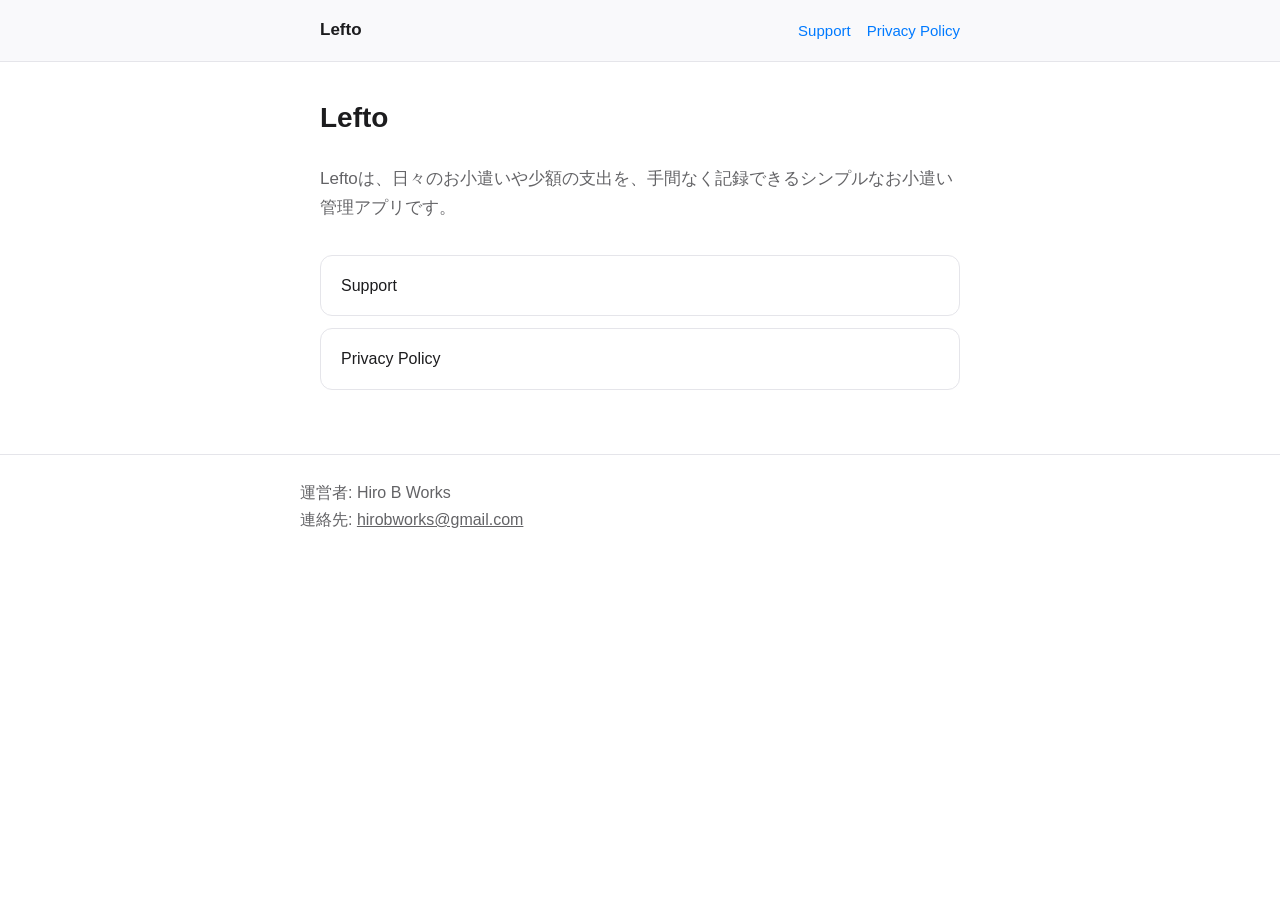
<file: index.html>
<!DOCTYPE html>
<html lang="ja">
<head>
<meta charset="UTF-8">
<meta name="viewport" content="width=device-width, initial-scale=1">
<title>Lefto</title>
<link rel="stylesheet" href="assets/style.css">
</head>
<body>
<header class="site-header">
  <div class="header-inner">
    <a class="site-title" href="./">Lefto</a>
    <nav class="site-nav">
      <a href="support/">Support</a>
      <a href="privacy-policy/">Privacy Policy</a>
    </nav>
  </div>
</header>

<main>
  <h1>Lefto</h1>
  <p class="top-lead">Leftoは、日々のお小遣いや少額の支出を、手間なく記録できるシンプルなお小遣い管理アプリです。</p>

  <div class="top-links">
    <a href="support/">Support</a>
    <a href="privacy-policy/">Privacy Policy</a>
  </div>
</main>

<footer class="site-footer">
  <div class="footer-inner">
    <p>運営者: Hiro B Works<br>
    連絡先: <a href="mailto:hirobworks@gmail.com">hirobworks@gmail.com</a></p>
  </div>
</footer>
</body>
</html>
</file>
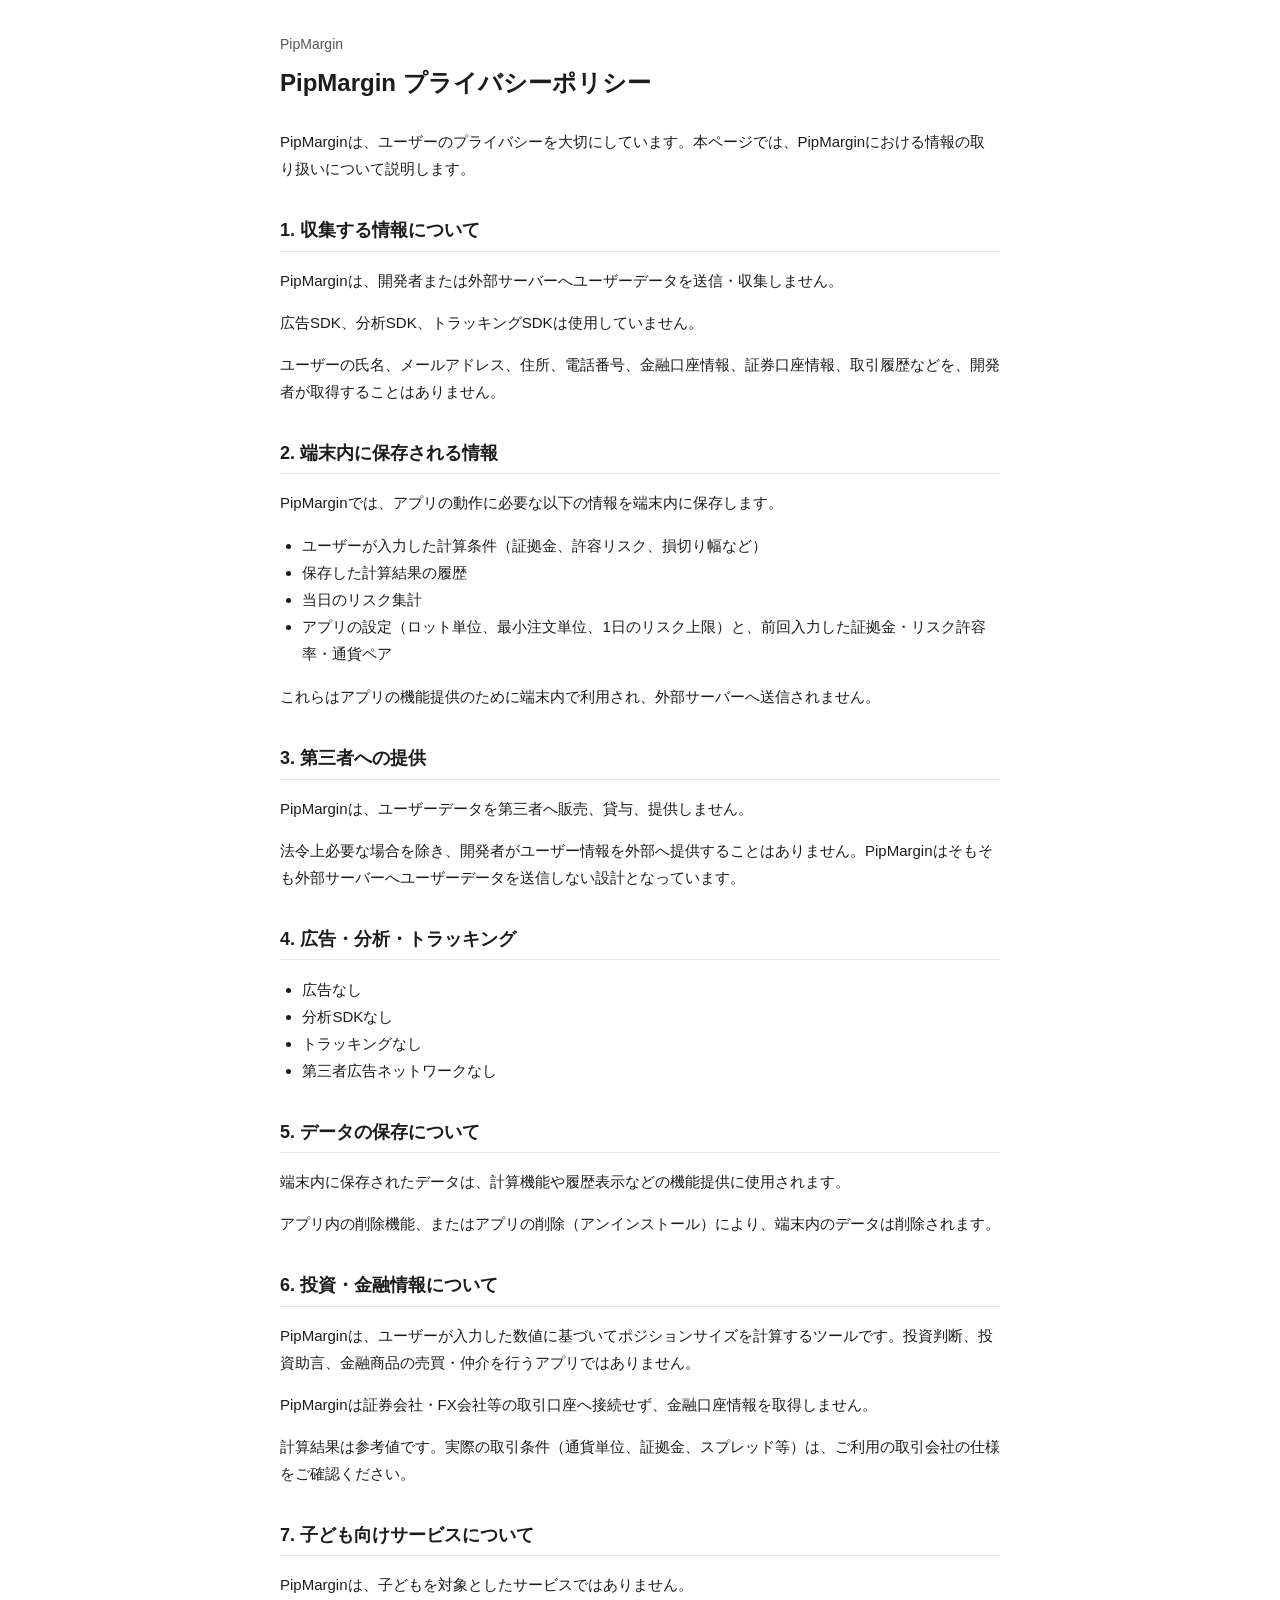
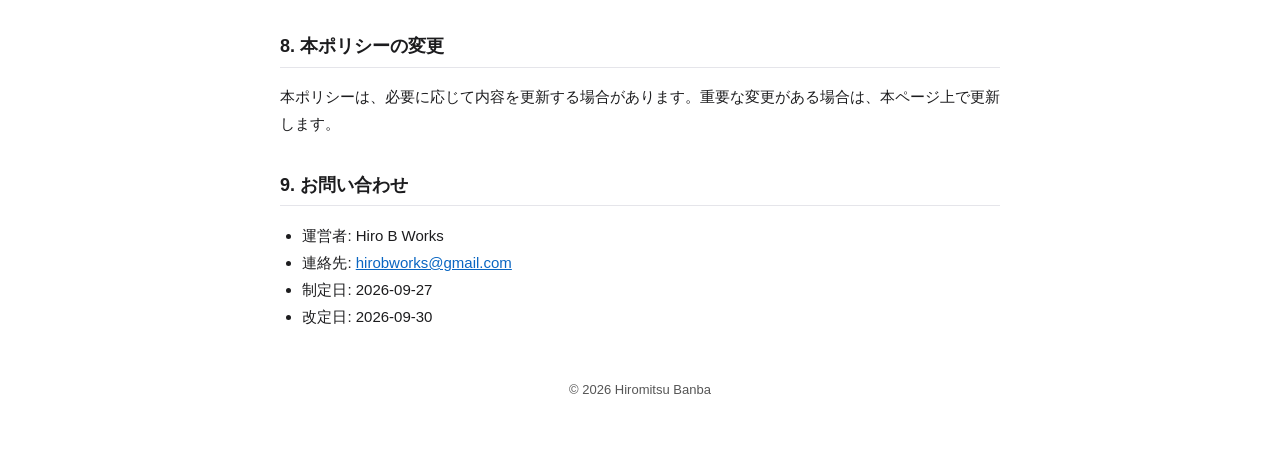
<file: pipmargin-privacy-policy/index.html>
<!DOCTYPE html>
<html lang="ja">
<head>
<meta charset="utf-8">
<meta name="viewport" content="width=device-width, initial-scale=1">
<title>PipMargin プライバシーポリシー</title>
<style>
  :root { --bg:#ffffff; --text:#1c1c1e; --sub:#555; --line:#e5e5ea; --accent:#0a66c2; }
  @media (prefers-color-scheme: dark) {
    :root { --bg:#1c1c1e; --text:#f2f2f7; --sub:#aeaeb2; --line:#3a3a3c; --accent:#4da3ff; }
  }
  body { margin:0; background:var(--bg); color:var(--text);
         font-family:-apple-system, BlinkMacSystemFont, "Hiragino Sans", "Hiragino Kaku Gothic ProN", sans-serif;
         line-height:1.8; }
  main { max-width:720px; margin:0 auto; padding:32px 20px 64px; }
  .app { color:var(--sub); font-size:14px; margin:0; }
  h1 { font-size:24px; margin:4px 0 24px; }
  h2 { font-size:18px; margin:32px 0 8px; padding-bottom:4px; border-bottom:1px solid var(--line); }
  p, li { font-size:15px; }
  ul { padding-left:1.4em; }
  a { color:var(--accent); }
  footer { margin-top:48px; color:var(--sub); font-size:13px; text-align:center; }
</style>
</head>
<body>
<main>
  <p class="app">PipMargin</p>
  <h1>PipMargin プライバシーポリシー</h1>

  <p>PipMarginは、ユーザーのプライバシーを大切にしています。本ページでは、PipMarginにおける情報の取り扱いについて説明します。</p>

  <h2>1. 収集する情報について</h2>
  <p>PipMarginは、開発者または外部サーバーへユーザーデータを送信・収集しません。</p>
  <p>広告SDK、分析SDK、トラッキングSDKは使用していません。</p>
  <p>ユーザーの氏名、メールアドレス、住所、電話番号、金融口座情報、証券口座情報、取引履歴などを、開発者が取得することはありません。</p>

  <h2>2. 端末内に保存される情報</h2>
  <p>PipMarginでは、アプリの動作に必要な以下の情報を端末内に保存します。</p>
  <ul>
    <li>ユーザーが入力した計算条件（証拠金、許容リスク、損切り幅など）</li>
    <li>保存した計算結果の履歴</li>
    <li>当日のリスク集計</li>
    <li>アプリの設定（ロット単位、最小注文単位、1日のリスク上限）と、前回入力した証拠金・リスク許容率・通貨ペア</li>
  </ul>
  <p>これらはアプリの機能提供のために端末内で利用され、外部サーバーへ送信されません。</p>

  <h2>3. 第三者への提供</h2>
  <p>PipMarginは、ユーザーデータを第三者へ販売、貸与、提供しません。</p>
  <p>法令上必要な場合を除き、開発者がユーザー情報を外部へ提供することはありません。PipMarginはそもそも外部サーバーへユーザーデータを送信しない設計となっています。</p>

  <h2>4. 広告・分析・トラッキング</h2>
  <ul>
    <li>広告なし</li>
    <li>分析SDKなし</li>
    <li>トラッキングなし</li>
    <li>第三者広告ネットワークなし</li>
  </ul>

  <h2>5. データの保存について</h2>
  <p>端末内に保存されたデータは、計算機能や履歴表示などの機能提供に使用されます。</p>
  <p>アプリ内の削除機能、またはアプリの削除（アンインストール）により、端末内のデータは削除されます。</p>

  <h2>6. 投資・金融情報について</h2>
  <p>PipMarginは、ユーザーが入力した数値に基づいてポジションサイズを計算するツールです。投資判断、投資助言、金融商品の売買・仲介を行うアプリではありません。</p>
  <p>PipMarginは証券会社・FX会社等の取引口座へ接続せず、金融口座情報を取得しません。</p>
  <p>計算結果は参考値です。実際の取引条件（通貨単位、証拠金、スプレッド等）は、ご利用の取引会社の仕様をご確認ください。</p>

  <h2>7. 子ども向けサービスについて</h2>
  <p>PipMarginは、子どもを対象としたサービスではありません。</p>

  <h2>8. 本ポリシーの変更</h2>
  <p>本ポリシーは、必要に応じて内容を更新する場合があります。重要な変更がある場合は、本ページ上で更新します。</p>

  <h2>9. お問い合わせ</h2>
  <ul>
    <li>運営者: Hiro B Works</li>
    <li>連絡先: <a href="mailto:hirobworks@gmail.com">hirobworks@gmail.com</a></li>
    <li>制定日: 2026-09-27</li>
    <li>改定日: 2026-09-30</li>
  </ul>

  <footer>© 2026 Hiromitsu Banba</footer>
</main>
</body>
</html>
</file>
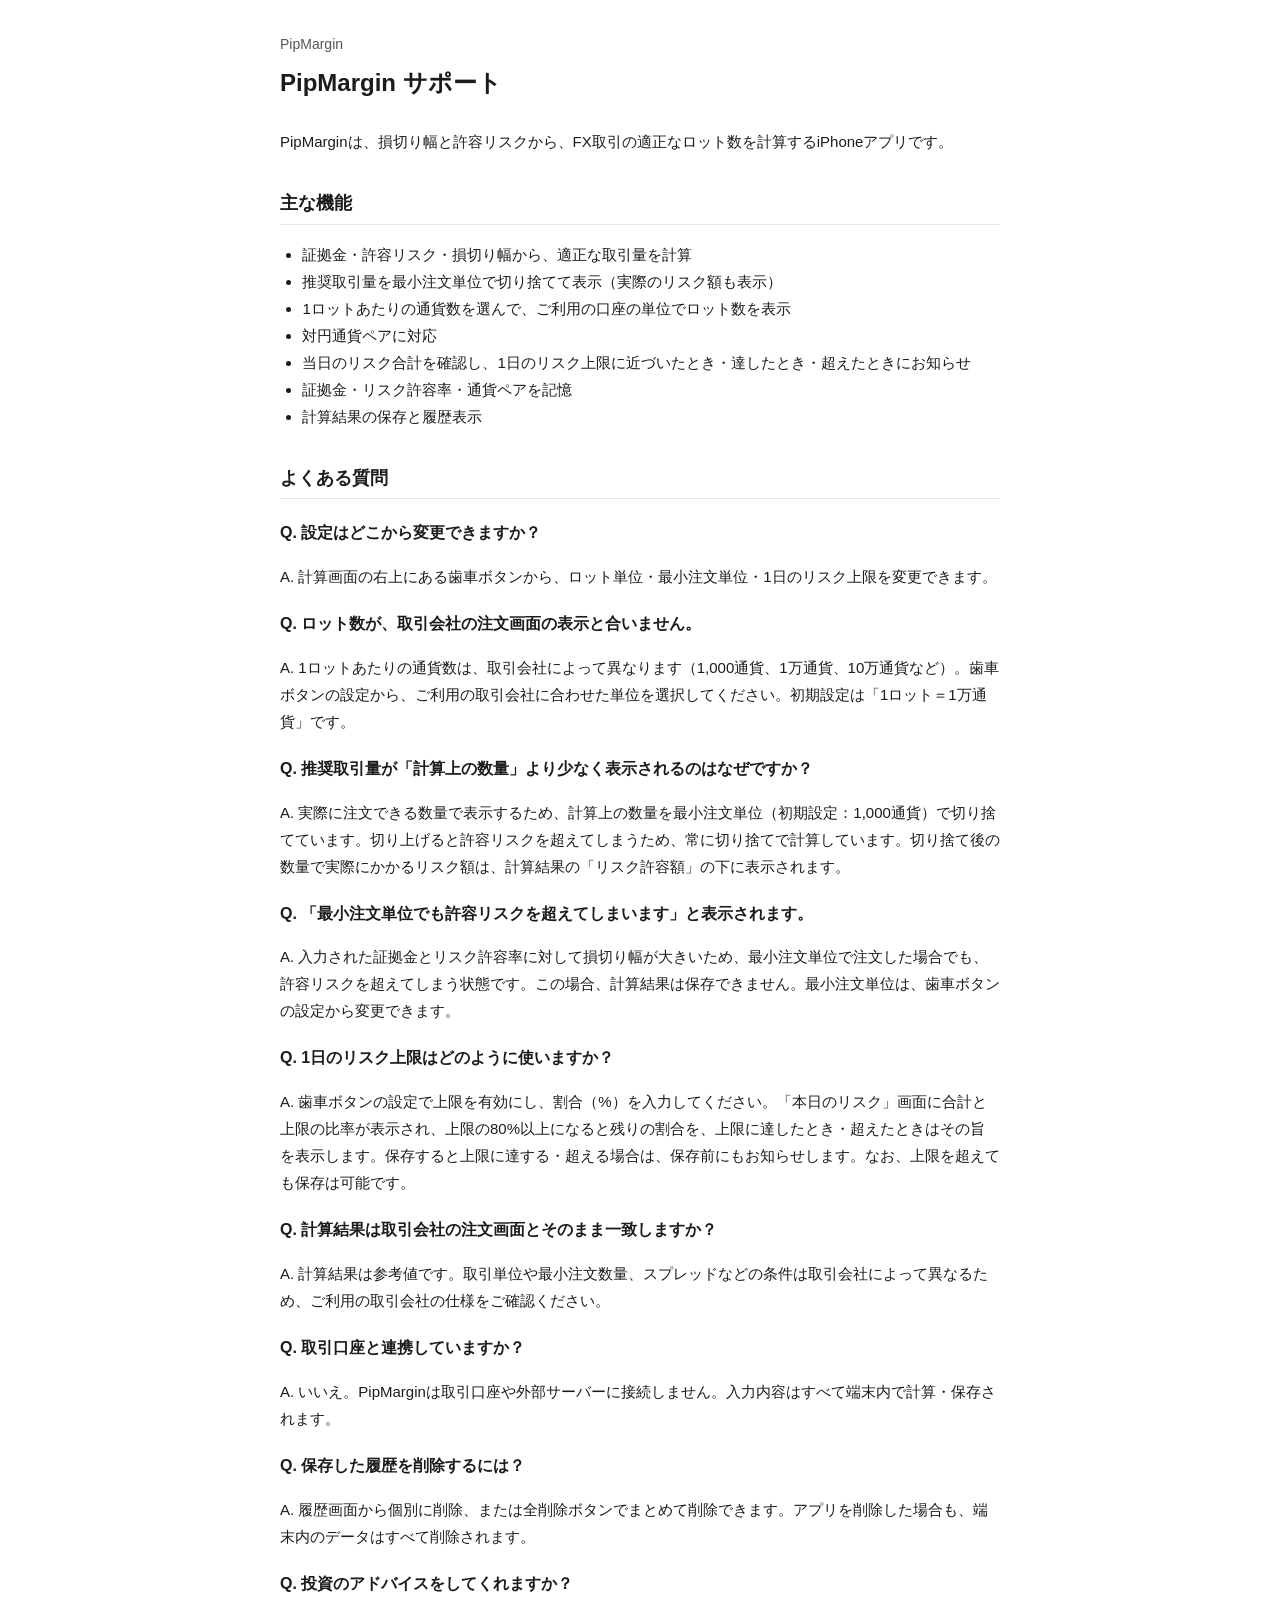
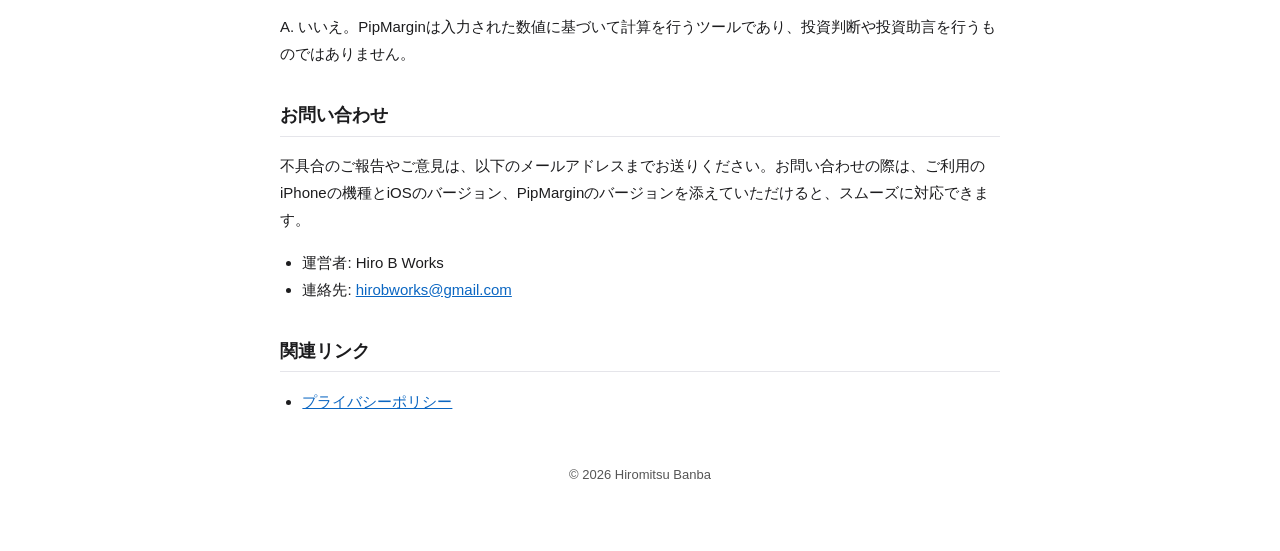
<file: pipmargin-support/index.html>
<!DOCTYPE html>
<html lang="ja">
<head>
<meta charset="utf-8">
<meta name="viewport" content="width=device-width, initial-scale=1">
<title>PipMargin サポート</title>
<style>
  :root { --bg:#ffffff; --text:#1c1c1e; --sub:#555; --line:#e5e5ea; --accent:#0a66c2; }
  @media (prefers-color-scheme: dark) {
    :root { --bg:#1c1c1e; --text:#f2f2f7; --sub:#aeaeb2; --line:#3a3a3c; --accent:#4da3ff; }
  }
  body { margin:0; background:var(--bg); color:var(--text);
         font-family:-apple-system, BlinkMacSystemFont, "Hiragino Sans", "Hiragino Kaku Gothic ProN", sans-serif;
         line-height:1.8; }
  main { max-width:720px; margin:0 auto; padding:32px 20px 64px; }
  .app { color:var(--sub); font-size:14px; margin:0; }
  h1 { font-size:24px; margin:4px 0 24px; }
  h2 { font-size:18px; margin:32px 0 8px; padding-bottom:4px; border-bottom:1px solid var(--line); }
  h3 { font-size:16px; margin:20px 0 4px; }
  p, li { font-size:15px; }
  ul { padding-left:1.4em; }
  a { color:var(--accent); }
  footer { margin-top:48px; color:var(--sub); font-size:13px; text-align:center; }
</style>
</head>
<body>
<main>
  <p class="app">PipMargin</p>
  <h1>PipMargin サポート</h1>

  <p>PipMarginは、損切り幅と許容リスクから、FX取引の適正なロット数を計算するiPhoneアプリです。</p>

  <h2>主な機能</h2>
  <ul>
    <li>証拠金・許容リスク・損切り幅から、適正な取引量を計算</li>
    <li>推奨取引量を最小注文単位で切り捨てて表示（実際のリスク額も表示）</li>
    <li>1ロットあたりの通貨数を選んで、ご利用の口座の単位でロット数を表示</li>
    <li>対円通貨ペアに対応</li>
    <li>当日のリスク合計を確認し、1日のリスク上限に近づいたとき・達したとき・超えたときにお知らせ</li>
    <li>証拠金・リスク許容率・通貨ペアを記憶</li>
    <li>計算結果の保存と履歴表示</li>
  </ul>

  <h2>よくある質問</h2>

  <h3>Q. 設定はどこから変更できますか？</h3>
  <p>A. 計算画面の右上にある歯車ボタンから、ロット単位・最小注文単位・1日のリスク上限を変更できます。</p>

  <h3>Q. ロット数が、取引会社の注文画面の表示と合いません。</h3>
  <p>A. 1ロットあたりの通貨数は、取引会社によって異なります（1,000通貨、1万通貨、10万通貨など）。歯車ボタンの設定から、ご利用の取引会社に合わせた単位を選択してください。初期設定は「1ロット＝1万通貨」です。</p>

  <h3>Q. 推奨取引量が「計算上の数量」より少なく表示されるのはなぜですか？</h3>
  <p>A. 実際に注文できる数量で表示するため、計算上の数量を最小注文単位（初期設定：1,000通貨）で切り捨てています。切り上げると許容リスクを超えてしまうため、常に切り捨てで計算しています。切り捨て後の数量で実際にかかるリスク額は、計算結果の「リスク許容額」の下に表示されます。</p>

  <h3>Q. 「最小注文単位でも許容リスクを超えてしまいます」と表示されます。</h3>
  <p>A. 入力された証拠金とリスク許容率に対して損切り幅が大きいため、最小注文単位で注文した場合でも、許容リスクを超えてしまう状態です。この場合、計算結果は保存できません。最小注文単位は、歯車ボタンの設定から変更できます。</p>

  <h3>Q. 1日のリスク上限はどのように使いますか？</h3>
  <p>A. 歯車ボタンの設定で上限を有効にし、割合（%）を入力してください。「本日のリスク」画面に合計と上限の比率が表示され、上限の80%以上になると残りの割合を、上限に達したとき・超えたときはその旨を表示します。保存すると上限に達する・超える場合は、保存前にもお知らせします。なお、上限を超えても保存は可能です。</p>

  <h3>Q. 計算結果は取引会社の注文画面とそのまま一致しますか？</h3>
  <p>A. 計算結果は参考値です。取引単位や最小注文数量、スプレッドなどの条件は取引会社によって異なるため、ご利用の取引会社の仕様をご確認ください。</p>

  <h3>Q. 取引口座と連携していますか？</h3>
  <p>A. いいえ。PipMarginは取引口座や外部サーバーに接続しません。入力内容はすべて端末内で計算・保存されます。</p>

  <h3>Q. 保存した履歴を削除するには？</h3>
  <p>A. 履歴画面から個別に削除、または全削除ボタンでまとめて削除できます。アプリを削除した場合も、端末内のデータはすべて削除されます。</p>

  <h3>Q. 投資のアドバイスをしてくれますか？</h3>
  <p>A. いいえ。PipMarginは入力された数値に基づいて計算を行うツールであり、投資判断や投資助言を行うものではありません。</p>

  <h2>お問い合わせ</h2>
  <p>不具合のご報告やご意見は、以下のメールアドレスまでお送りください。お問い合わせの際は、ご利用のiPhoneの機種とiOSのバージョン、PipMarginのバージョンを添えていただけると、スムーズに対応できます。</p>
  <ul>
    <li>運営者: Hiro B Works</li>
    <li>連絡先: <a href="mailto:hirobworks@gmail.com">hirobworks@gmail.com</a></li>
  </ul>

  <h2>関連リンク</h2>
  <ul>
    <li><a href="../pipmargin-privacy-policy/">プライバシーポリシー</a></li>
  </ul>

  <footer>© 2026 Hiromitsu Banba</footer>
</main>
</body>
</html>
</file>
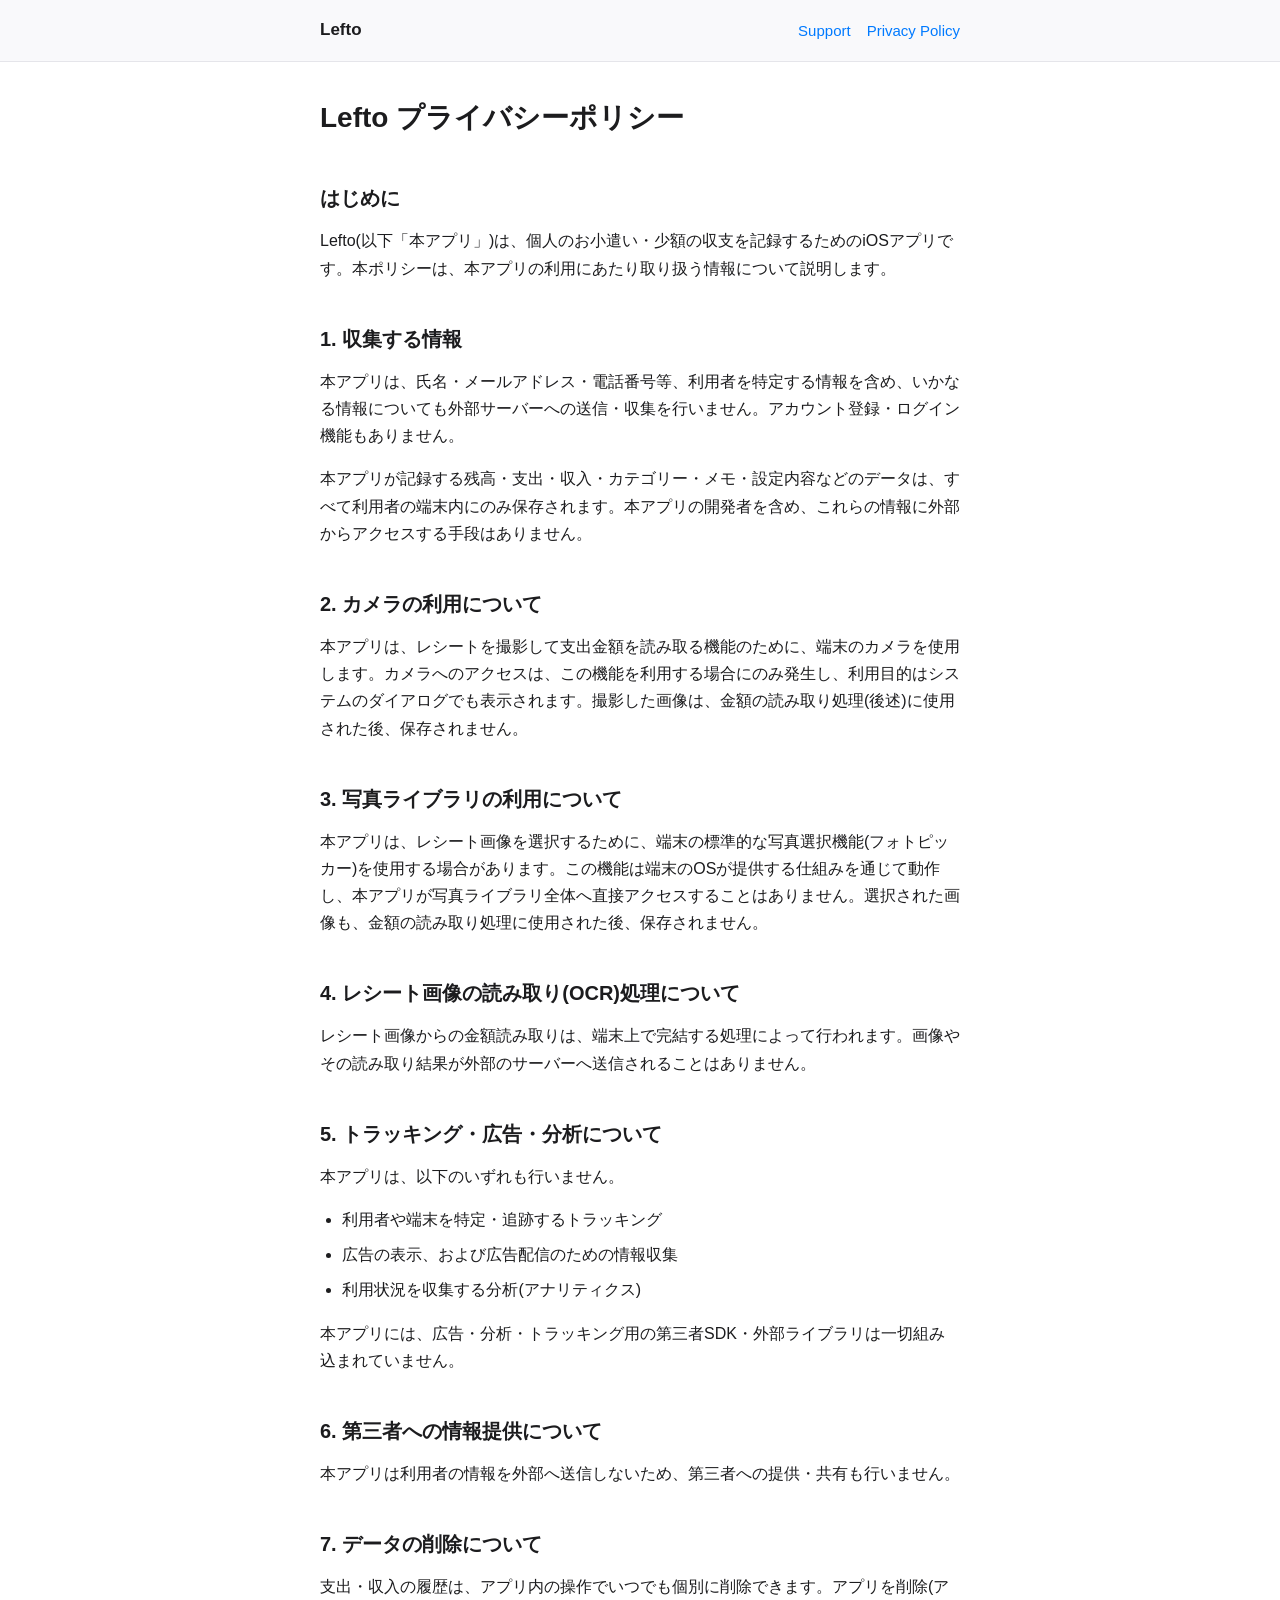
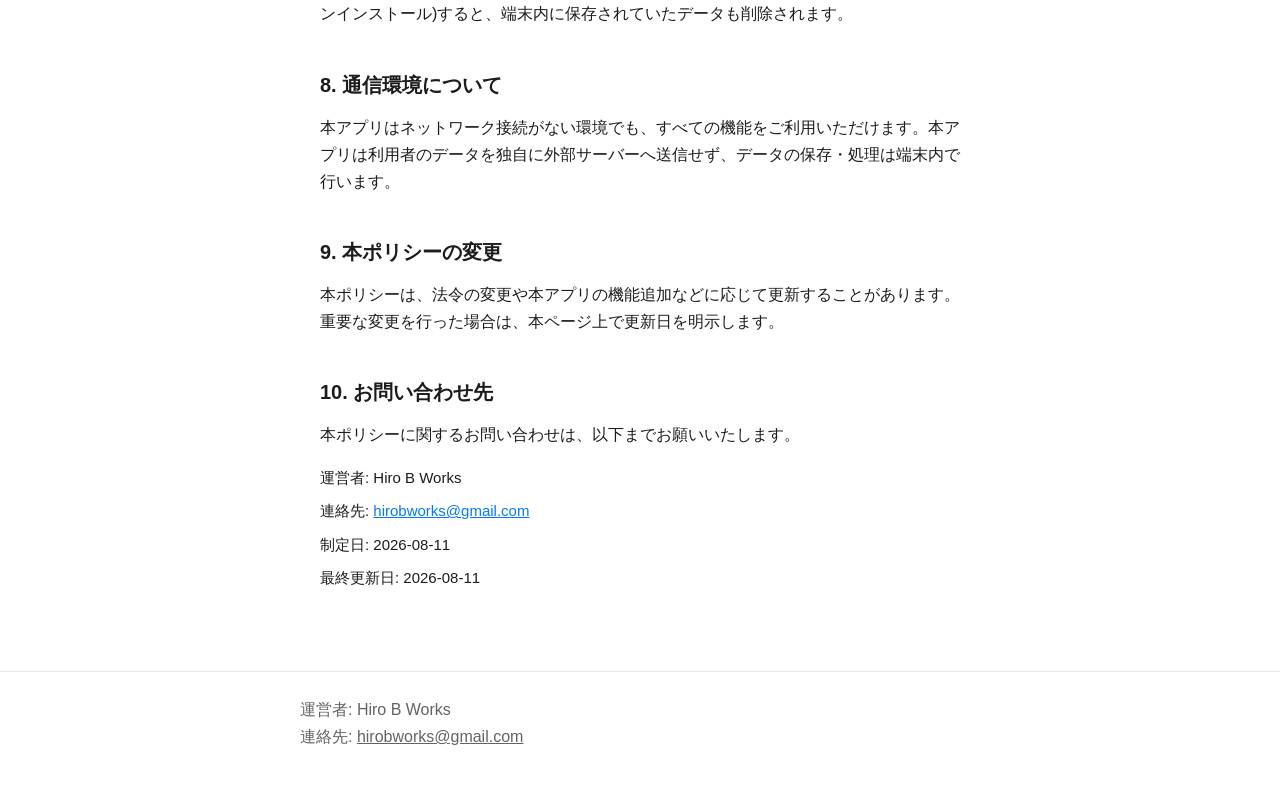
<file: privacy-policy/index.html>
<!DOCTYPE html>
<html lang="ja">
<head>
<meta charset="UTF-8">
<meta name="viewport" content="width=device-width, initial-scale=1">
<title>Privacy Policy - Lefto</title>
<link rel="stylesheet" href="../assets/style.css">
</head>
<body>
<header class="site-header">
  <div class="header-inner">
    <a class="site-title" href="../">Lefto</a>
    <nav class="site-nav">
      <a href="../support/">Support</a>
      <a href="../privacy-policy/">Privacy Policy</a>
    </nav>
  </div>
</header>

<main>
  <h1>Lefto プライバシーポリシー</h1>

  <h2>はじめに</h2>
  <p>Lefto(以下「本アプリ」)は、個人のお小遣い・少額の収支を記録するためのiOSアプリです。本ポリシーは、本アプリの利用にあたり取り扱う情報について説明します。</p>

  <h2>1. 収集する情報</h2>
  <p>本アプリは、氏名・メールアドレス・電話番号等、利用者を特定する情報を含め、いかなる情報についても外部サーバーへの送信・収集を行いません。アカウント登録・ログイン機能もありません。</p>
  <p>本アプリが記録する残高・支出・収入・カテゴリー・メモ・設定内容などのデータは、すべて利用者の端末内にのみ保存されます。本アプリの開発者を含め、これらの情報に外部からアクセスする手段はありません。</p>

  <h2>2. カメラの利用について</h2>
  <p>本アプリは、レシートを撮影して支出金額を読み取る機能のために、端末のカメラを使用します。カメラへのアクセスは、この機能を利用する場合にのみ発生し、利用目的はシステムのダイアログでも表示されます。撮影した画像は、金額の読み取り処理(後述)に使用された後、保存されません。</p>

  <h2>3. 写真ライブラリの利用について</h2>
  <p>本アプリは、レシート画像を選択するために、端末の標準的な写真選択機能(フォトピッカー)を使用する場合があります。この機能は端末のOSが提供する仕組みを通じて動作し、本アプリが写真ライブラリ全体へ直接アクセスすることはありません。選択された画像も、金額の読み取り処理に使用された後、保存されません。</p>

  <h2>4. レシート画像の読み取り(OCR)処理について</h2>
  <p>レシート画像からの金額読み取りは、端末上で完結する処理によって行われます。画像やその読み取り結果が外部のサーバーへ送信されることはありません。</p>

  <h2>5. トラッキング・広告・分析について</h2>
  <p>本アプリは、以下のいずれも行いません。</p>
  <ul>
    <li>利用者や端末を特定・追跡するトラッキング</li>
    <li>広告の表示、および広告配信のための情報収集</li>
    <li>利用状況を収集する分析(アナリティクス)</li>
  </ul>
  <p>本アプリには、広告・分析・トラッキング用の第三者SDK・外部ライブラリは一切組み込まれていません。</p>

  <h2>6. 第三者への情報提供について</h2>
  <p>本アプリは利用者の情報を外部へ送信しないため、第三者への提供・共有も行いません。</p>

  <h2>7. データの削除について</h2>
  <p>支出・収入の履歴は、アプリ内の操作でいつでも個別に削除できます。アプリを削除(アンインストール)すると、端末内に保存されていたデータも削除されます。</p>

  <h2>8. 通信環境について</h2>
  <p>本アプリはネットワーク接続がない環境でも、すべての機能をご利用いただけます。本アプリは利用者のデータを独自に外部サーバーへ送信せず、データの保存・処理は端末内で行います。</p>

  <h2>9. 本ポリシーの変更</h2>
  <p>本ポリシーは、法令の変更や本アプリの機能追加などに応じて更新することがあります。重要な変更を行った場合は、本ページ上で更新日を明示します。</p>

  <h2>10. お問い合わせ先</h2>
  <p>本ポリシーに関するお問い合わせは、以下までお願いいたします。</p>
  <ul class="meta-list">
    <li>運営者: Hiro B Works</li>
    <li>連絡先: <a href="mailto:hirobworks@gmail.com">hirobworks@gmail.com</a></li>
    <li>制定日: 2026-08-11</li>
    <li>最終更新日: 2026-08-11</li>
  </ul>
</main>

<footer class="site-footer">
  <div class="footer-inner">
    <p>運営者: Hiro B Works<br>
    連絡先: <a href="mailto:hirobworks@gmail.com">hirobworks@gmail.com</a></p>
  </div>
</footer>
</body>
</html>
</file>
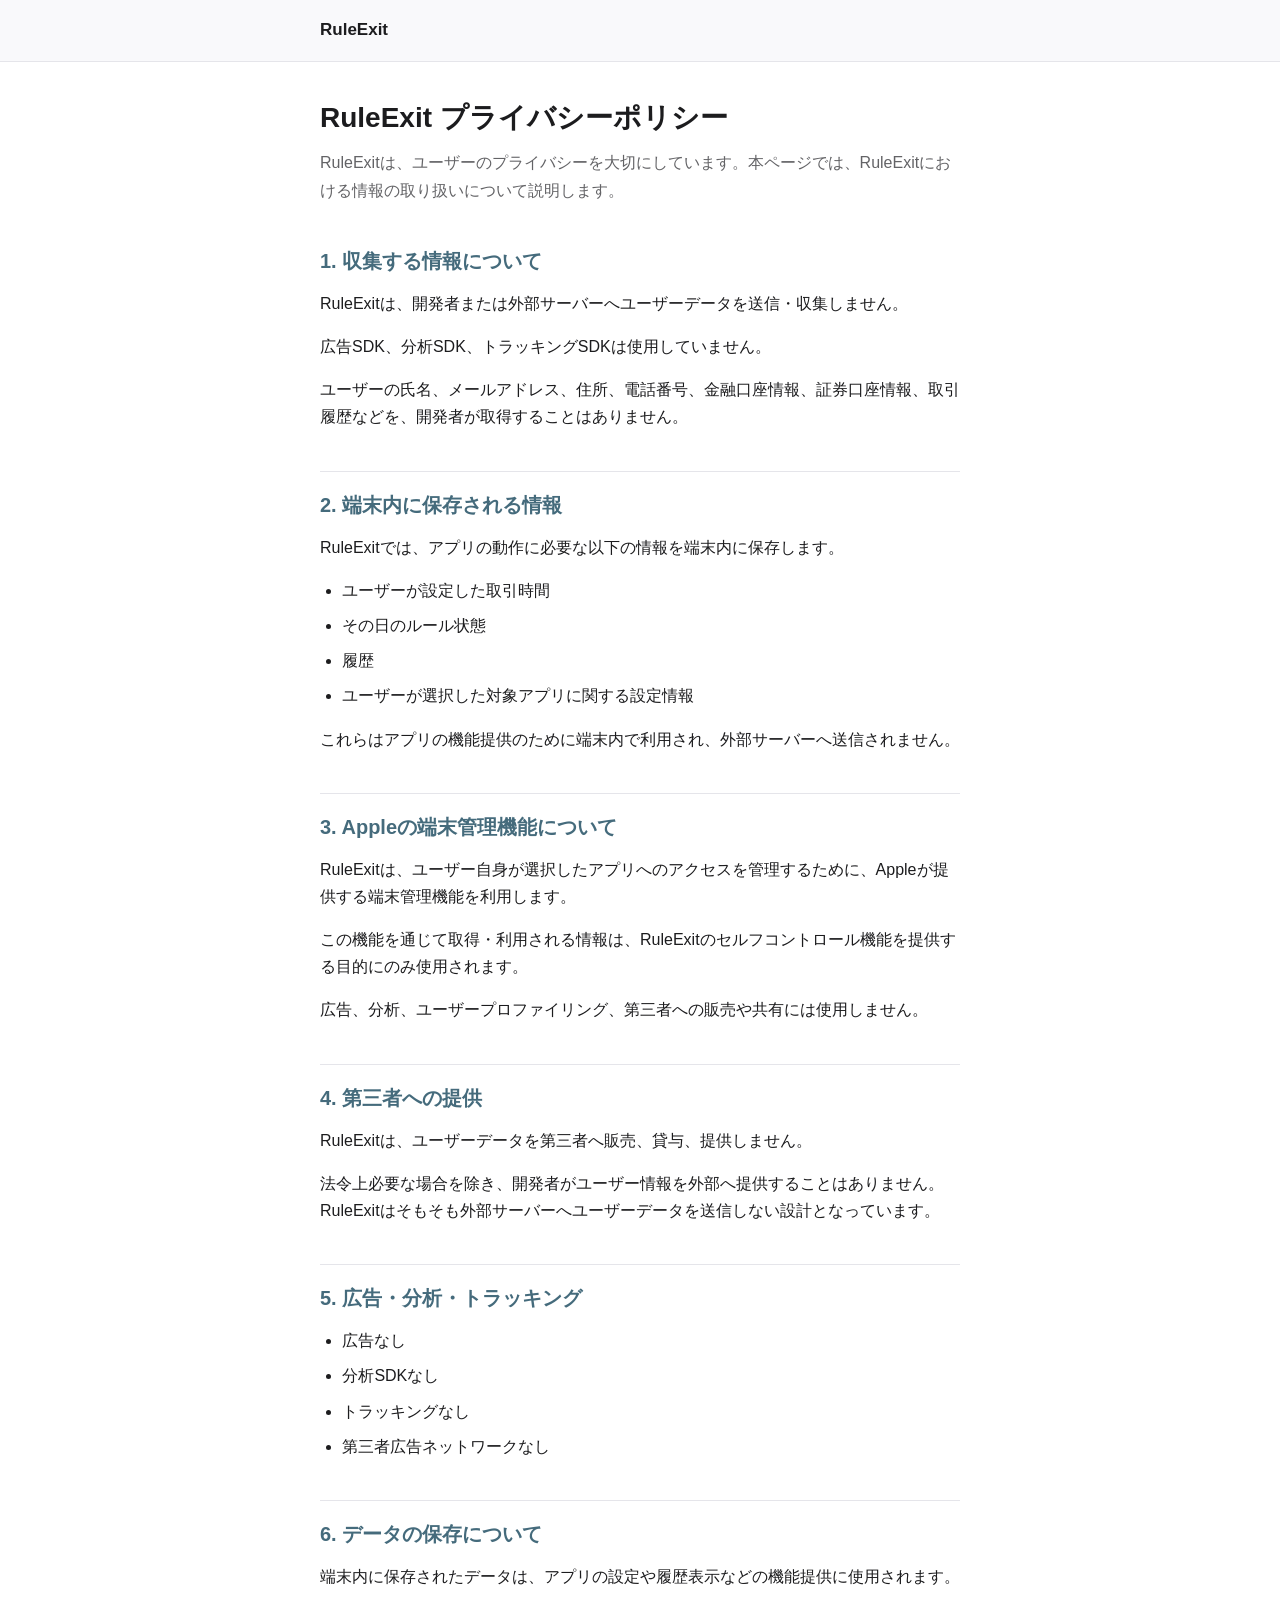
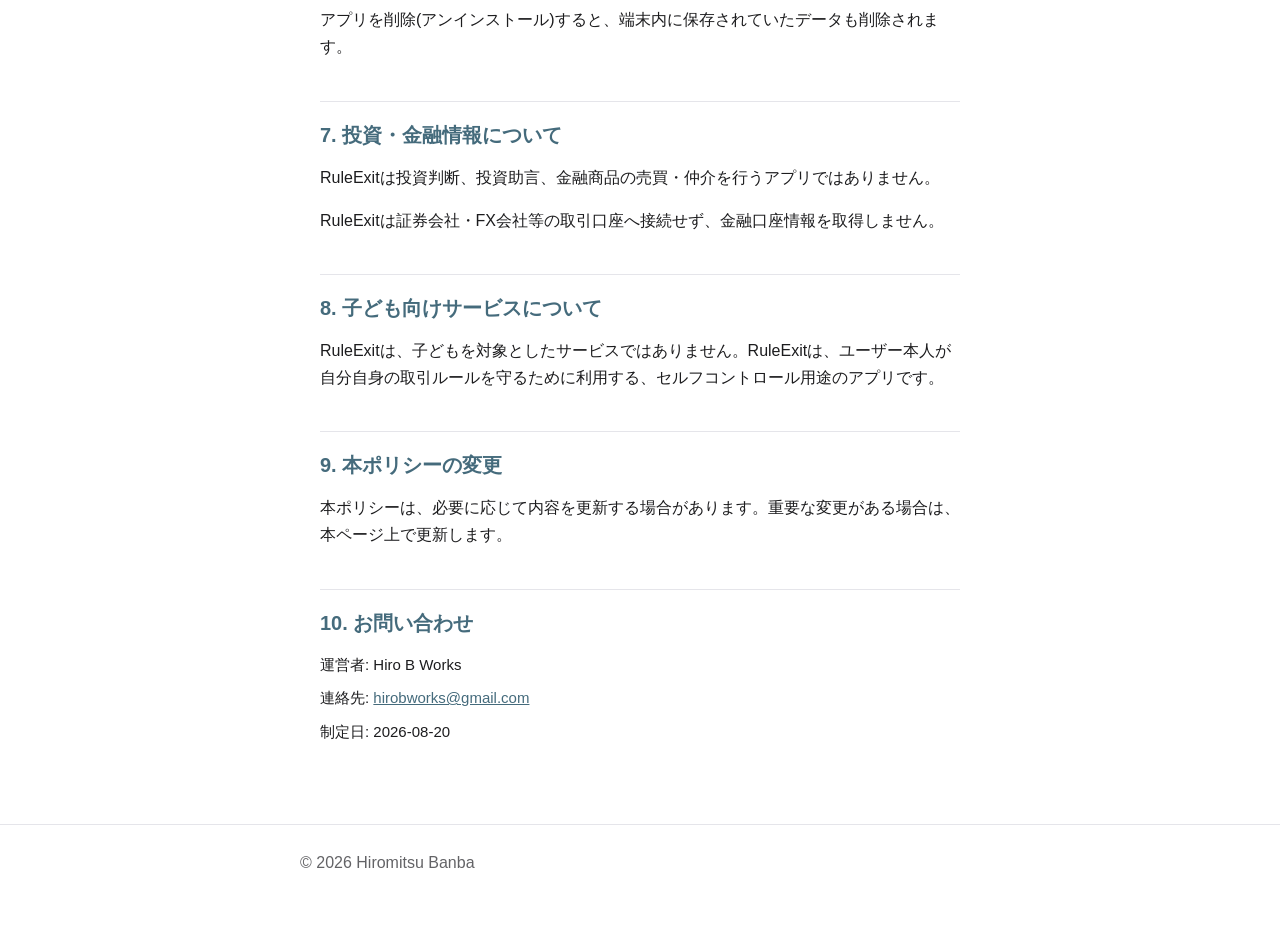
<file: ruleexit-privacy-policy/index.html>
<!DOCTYPE html>
<html lang="ja">
<head>
<meta charset="UTF-8">
<meta name="viewport" content="width=device-width, initial-scale=1">
<title>RuleExit プライバシーポリシー</title>
<link rel="stylesheet" href="style.css">
</head>
<body>
<header class="site-header">
  <div class="header-inner">
    <span class="site-title">RuleExit</span>
  </div>
</header>

<main>
  <h1>RuleExit プライバシーポリシー</h1>
  <p class="top-lead">RuleExitは、ユーザーのプライバシーを大切にしています。本ページでは、RuleExitにおける情報の取り扱いについて説明します。</p>

  <h2>1. 収集する情報について</h2>
  <p>RuleExitは、開発者または外部サーバーへユーザーデータを送信・収集しません。</p>
  <p>広告SDK、分析SDK、トラッキングSDKは使用していません。</p>
  <p>ユーザーの氏名、メールアドレス、住所、電話番号、金融口座情報、証券口座情報、取引履歴などを、開発者が取得することはありません。</p>

  <h2>2. 端末内に保存される情報</h2>
  <p>RuleExitでは、アプリの動作に必要な以下の情報を端末内に保存します。</p>
  <ul>
    <li>ユーザーが設定した取引時間</li>
    <li>その日のルール状態</li>
    <li>履歴</li>
    <li>ユーザーが選択した対象アプリに関する設定情報</li>
  </ul>
  <p>これらはアプリの機能提供のために端末内で利用され、外部サーバーへ送信されません。</p>

  <h2>3. Appleの端末管理機能について</h2>
  <p>RuleExitは、ユーザー自身が選択したアプリへのアクセスを管理するために、Appleが提供する端末管理機能を利用します。</p>
  <p>この機能を通じて取得・利用される情報は、RuleExitのセルフコントロール機能を提供する目的にのみ使用されます。</p>
  <p>広告、分析、ユーザープロファイリング、第三者への販売や共有には使用しません。</p>

  <h2>4. 第三者への提供</h2>
  <p>RuleExitは、ユーザーデータを第三者へ販売、貸与、提供しません。</p>
  <p>法令上必要な場合を除き、開発者がユーザー情報を外部へ提供することはありません。RuleExitはそもそも外部サーバーへユーザーデータを送信しない設計となっています。</p>

  <h2>5. 広告・分析・トラッキング</h2>
  <ul>
    <li>広告なし</li>
    <li>分析SDKなし</li>
    <li>トラッキングなし</li>
    <li>第三者広告ネットワークなし</li>
  </ul>

  <h2>6. データの保存について</h2>
  <p>端末内に保存されたデータは、アプリの設定や履歴表示などの機能提供に使用されます。</p>
  <p>アプリを削除(アンインストール)すると、端末内に保存されていたデータも削除されます。</p>

  <h2>7. 投資・金融情報について</h2>
  <p>RuleExitは投資判断、投資助言、金融商品の売買・仲介を行うアプリではありません。</p>
  <p>RuleExitは証券会社・FX会社等の取引口座へ接続せず、金融口座情報を取得しません。</p>

  <h2>8. 子ども向けサービスについて</h2>
  <p>RuleExitは、子どもを対象としたサービスではありません。RuleExitは、ユーザー本人が自分自身の取引ルールを守るために利用する、セルフコントロール用途のアプリです。</p>

  <h2>9. 本ポリシーの変更</h2>
  <p>本ポリシーは、必要に応じて内容を更新する場合があります。重要な変更がある場合は、本ページ上で更新します。</p>

  <h2>10. お問い合わせ</h2>
  <ul class="meta-list">
    <li>運営者: Hiro B Works</li>
    <li>連絡先: <a href="mailto:hirobworks@gmail.com">hirobworks@gmail.com</a></li>
    <li>制定日: 2026-08-20</li>
  </ul>
</main>

<footer class="site-footer">
  <div class="footer-inner">
    <p>© 2026 Hiromitsu Banba</p>
  </div>
</footer>
</body>
</html>
</file>
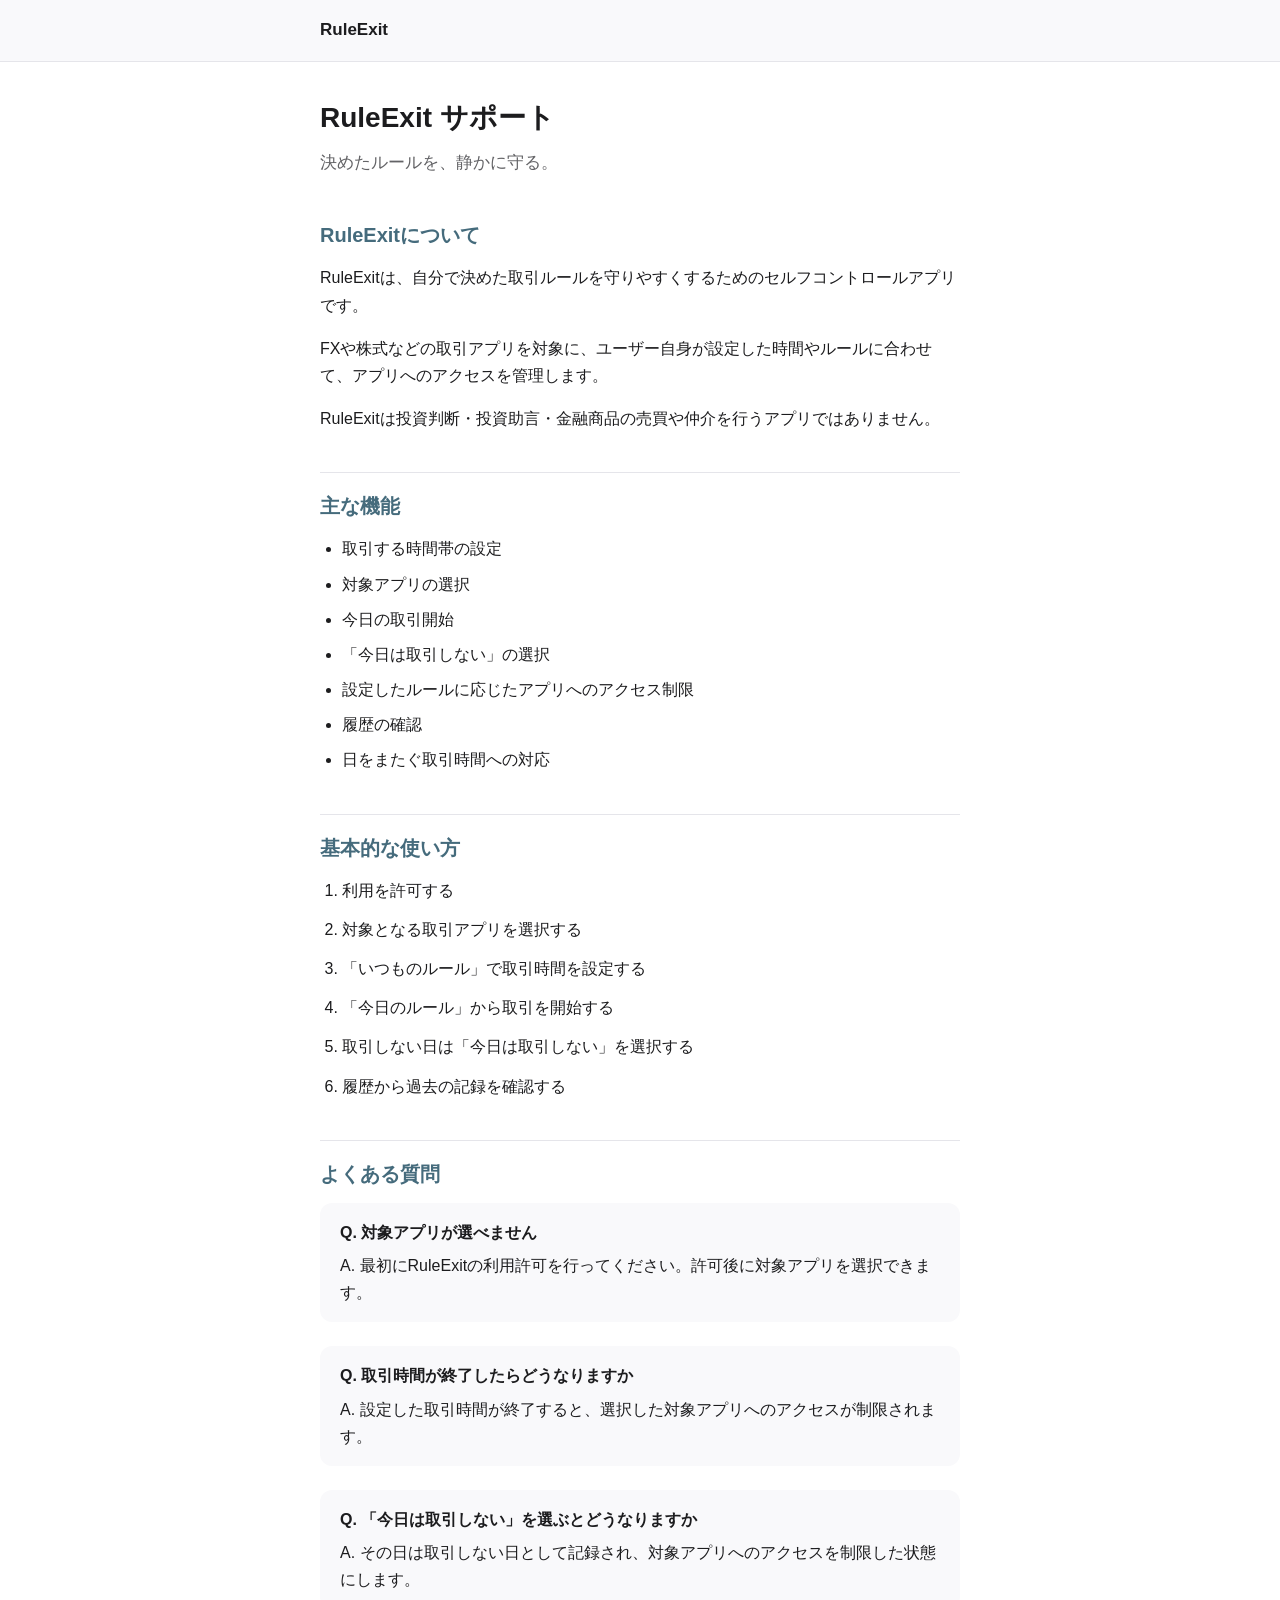
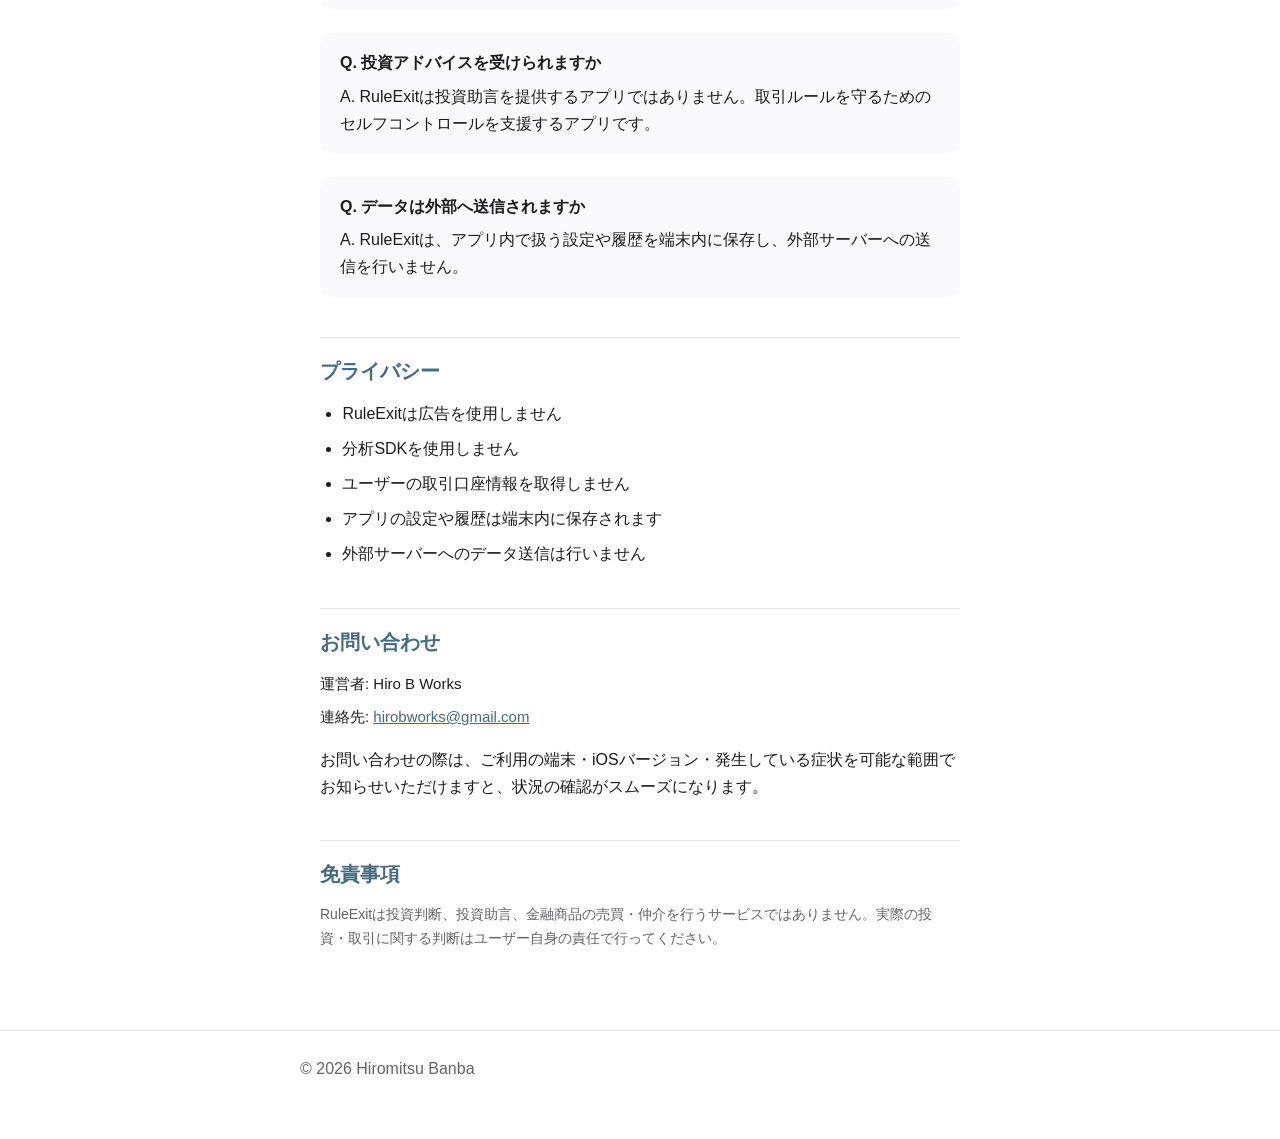
<file: ruleexit-support/index.html>
<!DOCTYPE html>
<html lang="ja">
<head>
<meta charset="UTF-8">
<meta name="viewport" content="width=device-width, initial-scale=1">
<title>RuleExit サポート</title>
<link rel="stylesheet" href="style.css">
</head>
<body>
<header class="site-header">
  <div class="header-inner">
    <span class="site-title">RuleExit</span>
  </div>
</header>

<main>
  <h1>RuleExit サポート</h1>
  <p class="top-lead">決めたルールを、静かに守る。</p>

  <h2>RuleExitについて</h2>
  <p>RuleExitは、自分で決めた取引ルールを守りやすくするためのセルフコントロールアプリです。</p>
  <p>FXや株式などの取引アプリを対象に、ユーザー自身が設定した時間やルールに合わせて、アプリへのアクセスを管理します。</p>
  <p>RuleExitは投資判断・投資助言・金融商品の売買や仲介を行うアプリではありません。</p>

  <h2>主な機能</h2>
  <ul>
    <li>取引する時間帯の設定</li>
    <li>対象アプリの選択</li>
    <li>今日の取引開始</li>
    <li>「今日は取引しない」の選択</li>
    <li>設定したルールに応じたアプリへのアクセス制限</li>
    <li>履歴の確認</li>
    <li>日をまたぐ取引時間への対応</li>
  </ul>

  <h2>基本的な使い方</h2>
  <ol>
    <li>利用を許可する</li>
    <li>対象となる取引アプリを選択する</li>
    <li>「いつものルール」で取引時間を設定する</li>
    <li>「今日のルール」から取引を開始する</li>
    <li>取引しない日は「今日は取引しない」を選択する</li>
    <li>履歴から過去の記録を確認する</li>
  </ol>

  <h2>よくある質問</h2>

  <div class="qa-item">
    <p class="q">Q. 対象アプリが選べません</p>
    <p class="a">A. 最初にRuleExitの利用許可を行ってください。許可後に対象アプリを選択できます。</p>
  </div>

  <div class="qa-item">
    <p class="q">Q. 取引時間が終了したらどうなりますか</p>
    <p class="a">A. 設定した取引時間が終了すると、選択した対象アプリへのアクセスが制限されます。</p>
  </div>

  <div class="qa-item">
    <p class="q">Q. 「今日は取引しない」を選ぶとどうなりますか</p>
    <p class="a">A. その日は取引しない日として記録され、対象アプリへのアクセスを制限した状態にします。</p>
  </div>

  <div class="qa-item">
    <p class="q">Q. 投資アドバイスを受けられますか</p>
    <p class="a">A. RuleExitは投資助言を提供するアプリではありません。取引ルールを守るためのセルフコントロールを支援するアプリです。</p>
  </div>

  <div class="qa-item">
    <p class="q">Q. データは外部へ送信されますか</p>
    <p class="a">A. RuleExitは、アプリ内で扱う設定や履歴を端末内に保存し、外部サーバーへの送信を行いません。</p>
  </div>

  <h2>プライバシー</h2>
  <ul>
    <li>RuleExitは広告を使用しません</li>
    <li>分析SDKを使用しません</li>
    <li>ユーザーの取引口座情報を取得しません</li>
    <li>アプリの設定や履歴は端末内に保存されます</li>
    <li>外部サーバーへのデータ送信は行いません</li>
  </ul>

  <h2>お問い合わせ</h2>
  <ul class="meta-list">
    <li>運営者: Hiro B Works</li>
    <li>連絡先: <a href="mailto:hirobworks@gmail.com">hirobworks@gmail.com</a></li>
  </ul>
  <p>お問い合わせの際は、ご利用の端末・iOSバージョン・発生している症状を可能な範囲でお知らせいただけますと、状況の確認がスムーズになります。</p>

  <h2>免責事項</h2>
  <p class="disclaimer">RuleExitは投資判断、投資助言、金融商品の売買・仲介を行うサービスではありません。実際の投資・取引に関する判断はユーザー自身の責任で行ってください。</p>
</main>

<footer class="site-footer">
  <div class="footer-inner">
    <p>© 2026 Hiromitsu Banba</p>
  </div>
</footer>
</body>
</html>
</file>
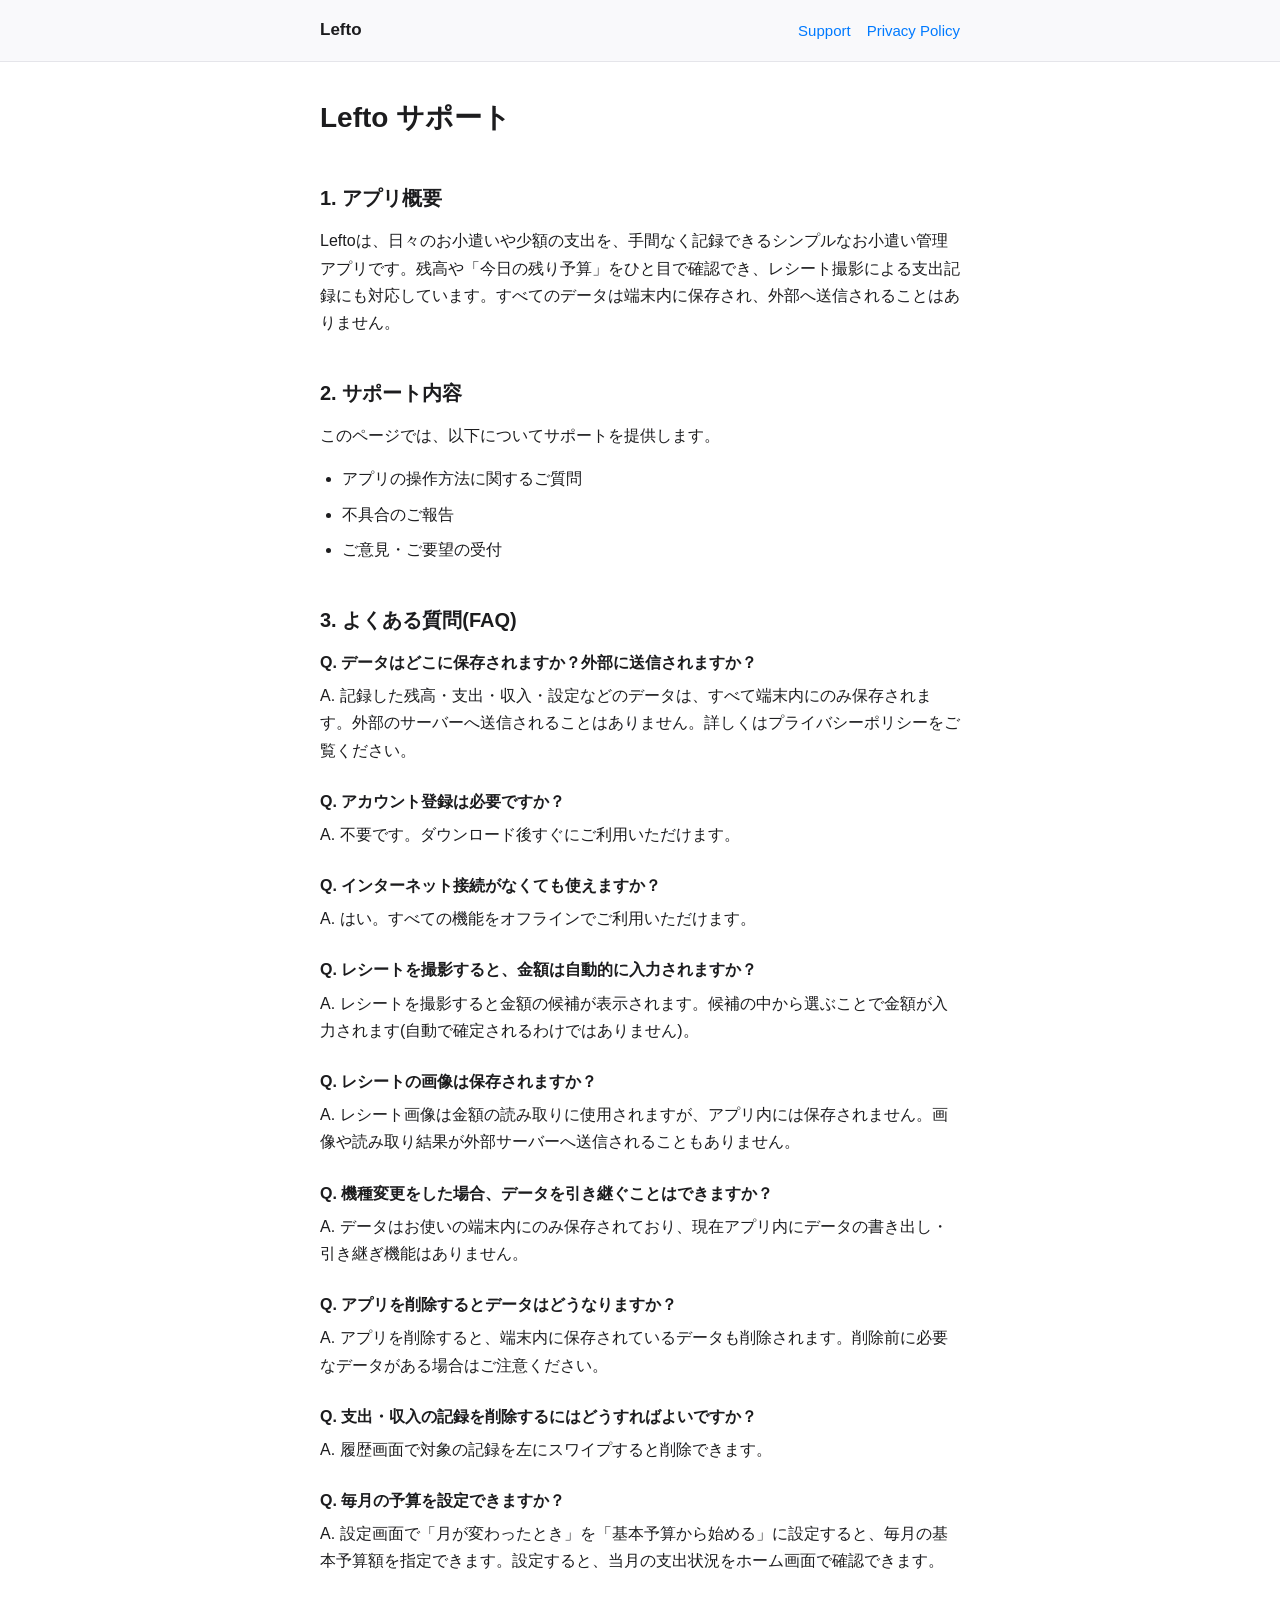
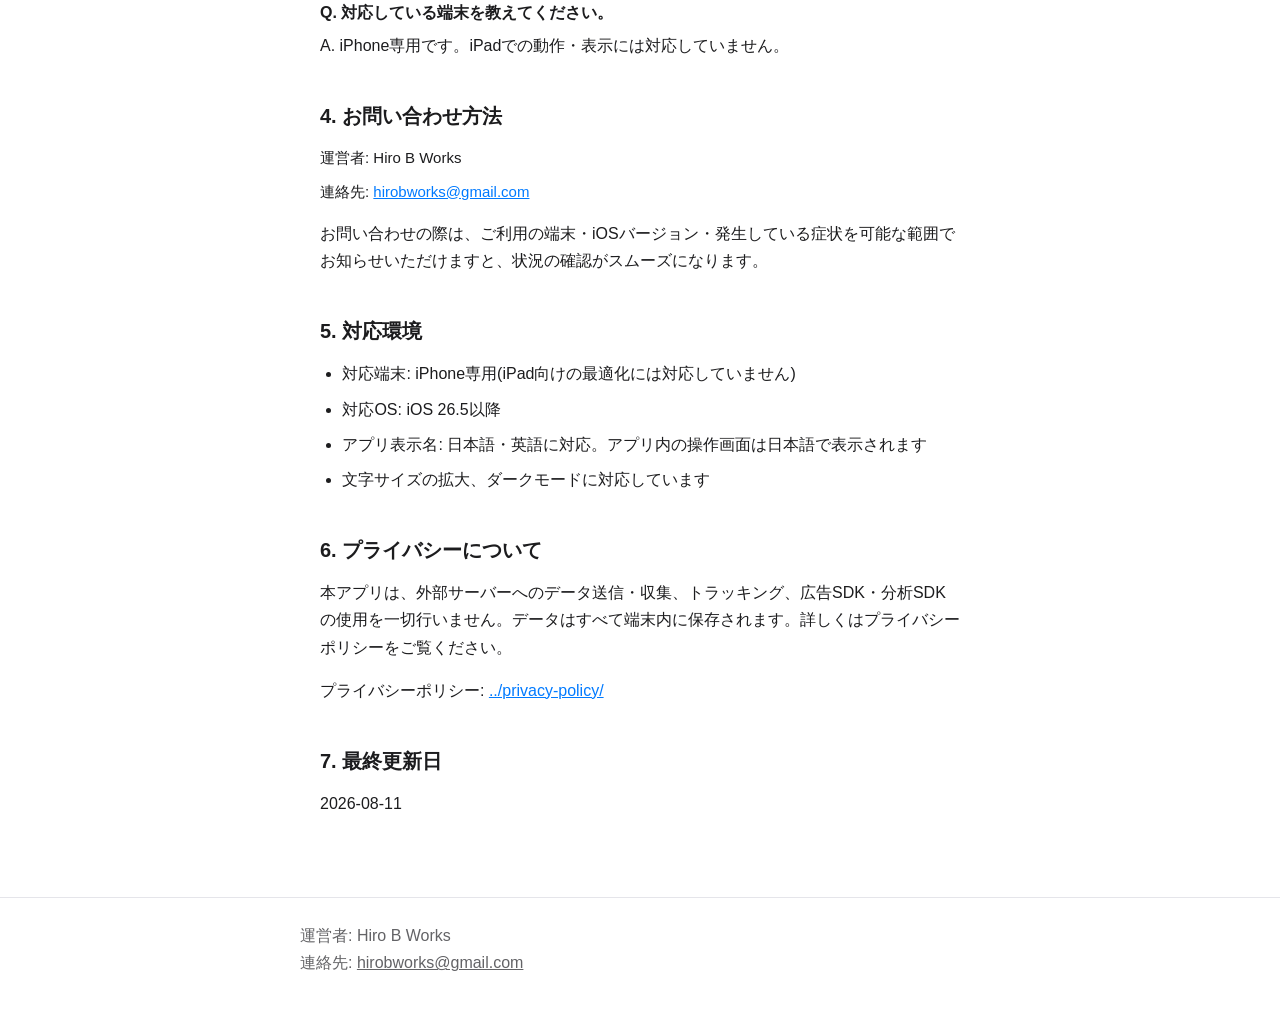
<file: support/index.html>
<!DOCTYPE html>
<html lang="ja">
<head>
<meta charset="UTF-8">
<meta name="viewport" content="width=device-width, initial-scale=1">
<title>Support - Lefto</title>
<link rel="stylesheet" href="../assets/style.css">
</head>
<body>
<header class="site-header">
  <div class="header-inner">
    <a class="site-title" href="../">Lefto</a>
    <nav class="site-nav">
      <a href="../support/">Support</a>
      <a href="../privacy-policy/">Privacy Policy</a>
    </nav>
  </div>
</header>

<main>
  <h1>Lefto サポート</h1>

  <h2>1. アプリ概要</h2>
  <p>Leftoは、日々のお小遣いや少額の支出を、手間なく記録できるシンプルなお小遣い管理アプリです。残高や「今日の残り予算」をひと目で確認でき、レシート撮影による支出記録にも対応しています。すべてのデータは端末内に保存され、外部へ送信されることはありません。</p>

  <h2>2. サポート内容</h2>
  <p>このページでは、以下についてサポートを提供します。</p>
  <ul>
    <li>アプリの操作方法に関するご質問</li>
    <li>不具合のご報告</li>
    <li>ご意見・ご要望の受付</li>
  </ul>

  <h2>3. よくある質問(FAQ)</h2>

  <div class="qa-item">
    <p class="q">Q. データはどこに保存されますか？外部に送信されますか？</p>
    <p class="a">A. 記録した残高・支出・収入・設定などのデータは、すべて端末内にのみ保存されます。外部のサーバーへ送信されることはありません。詳しくはプライバシーポリシーをご覧ください。</p>
  </div>

  <div class="qa-item">
    <p class="q">Q. アカウント登録は必要ですか？</p>
    <p class="a">A. 不要です。ダウンロード後すぐにご利用いただけます。</p>
  </div>

  <div class="qa-item">
    <p class="q">Q. インターネット接続がなくても使えますか？</p>
    <p class="a">A. はい。すべての機能をオフラインでご利用いただけます。</p>
  </div>

  <div class="qa-item">
    <p class="q">Q. レシートを撮影すると、金額は自動的に入力されますか？</p>
    <p class="a">A. レシートを撮影すると金額の候補が表示されます。候補の中から選ぶことで金額が入力されます(自動で確定されるわけではありません)。</p>
  </div>

  <div class="qa-item">
    <p class="q">Q. レシートの画像は保存されますか？</p>
    <p class="a">A. レシート画像は金額の読み取りに使用されますが、アプリ内には保存されません。画像や読み取り結果が外部サーバーへ送信されることもありません。</p>
  </div>

  <div class="qa-item">
    <p class="q">Q. 機種変更をした場合、データを引き継ぐことはできますか？</p>
    <p class="a">A. データはお使いの端末内にのみ保存されており、現在アプリ内にデータの書き出し・引き継ぎ機能はありません。</p>
  </div>

  <div class="qa-item">
    <p class="q">Q. アプリを削除するとデータはどうなりますか？</p>
    <p class="a">A. アプリを削除すると、端末内に保存されているデータも削除されます。削除前に必要なデータがある場合はご注意ください。</p>
  </div>

  <div class="qa-item">
    <p class="q">Q. 支出・収入の記録を削除するにはどうすればよいですか？</p>
    <p class="a">A. 履歴画面で対象の記録を左にスワイプすると削除できます。</p>
  </div>

  <div class="qa-item">
    <p class="q">Q. 毎月の予算を設定できますか？</p>
    <p class="a">A. 設定画面で「月が変わったとき」を「基本予算から始める」に設定すると、毎月の基本予算額を指定できます。設定すると、当月の支出状況をホーム画面で確認できます。</p>
  </div>

  <div class="qa-item">
    <p class="q">Q. 対応している端末を教えてください。</p>
    <p class="a">A. iPhone専用です。iPadでの動作・表示には対応していません。</p>
  </div>

  <h2>4. お問い合わせ方法</h2>
  <ul class="meta-list">
    <li>運営者: Hiro B Works</li>
    <li>連絡先: <a href="mailto:hirobworks@gmail.com">hirobworks@gmail.com</a></li>
  </ul>
  <p>お問い合わせの際は、ご利用の端末・iOSバージョン・発生している症状を可能な範囲でお知らせいただけますと、状況の確認がスムーズになります。</p>

  <h2>5. 対応環境</h2>
  <ul>
    <li>対応端末: iPhone専用(iPad向けの最適化には対応していません)</li>
    <li>対応OS: iOS 26.5以降</li>
    <li>アプリ表示名: 日本語・英語に対応。アプリ内の操作画面は日本語で表示されます</li>
    <li>文字サイズの拡大、ダークモードに対応しています</li>
  </ul>

  <h2>6. プライバシーについて</h2>
  <p>本アプリは、外部サーバーへのデータ送信・収集、トラッキング、広告SDK・分析SDKの使用を一切行いません。データはすべて端末内に保存されます。詳しくはプライバシーポリシーをご覧ください。</p>
  <p>プライバシーポリシー: <a href="../privacy-policy/">../privacy-policy/</a></p>

  <h2>7. 最終更新日</h2>
  <p>2026-08-11</p>
</main>

<footer class="site-footer">
  <div class="footer-inner">
    <p>運営者: Hiro B Works<br>
    連絡先: <a href="mailto:hirobworks@gmail.com">hirobworks@gmail.com</a></p>
  </div>
</footer>
</body>
</html>
</file>
<file: assets/style.css>
/* Lefto サポートサイト共通スタイル */
/* 外部フォント・外部ライブラリは使用しない */

:root {
  color-scheme: light dark;
  --color-bg: #ffffff;
  --color-text: #1c1c1e;
  --color-text-secondary: #636366;
  --color-link: #007aff;
  --color-border: #e5e5ea;
  --color-header-bg: #f9f9fb;
}

@media (prefers-color-scheme: dark) {
  :root {
    --color-bg: #000000;
    --color-text: #f2f2f7;
    --color-text-secondary: #98989f;
    --color-link: #0a84ff;
    --color-border: #38383a;
    --color-header-bg: #1c1c1e;
  }
}

* {
  box-sizing: border-box;
}

html {
  -webkit-text-size-adjust: 100%;
}

body {
  margin: 0;
  background-color: var(--color-bg);
  color: var(--color-text);
  font-family: -apple-system, BlinkMacSystemFont, "Hiragino Sans",
    "Hiragino Kaku Gothic ProN", "Yu Gothic", sans-serif;
  line-height: 1.7;
  word-break: break-word;
}

.site-header {
  background-color: var(--color-header-bg);
  border-bottom: 1px solid var(--color-border);
}

.site-header .header-inner {
  max-width: 680px;
  margin: 0 auto;
  padding: 16px 20px;
  display: flex;
  flex-wrap: wrap;
  align-items: center;
  gap: 12px 20px;
}

.site-title {
  font-size: 17px;
  font-weight: 600;
  text-decoration: none;
  color: var(--color-text);
}

.site-nav {
  display: flex;
  flex-wrap: wrap;
  gap: 16px;
  margin-left: auto;
}

.site-nav a {
  color: var(--color-link);
  text-decoration: none;
  font-size: 15px;
}

.site-nav a:hover {
  text-decoration: underline;
}

main {
  max-width: 680px;
  margin: 0 auto;
  padding: 32px 20px 64px;
}

h1 {
  font-size: 28px;
  font-weight: 700;
  margin: 0 0 24px;
}

h2 {
  font-size: 20px;
  font-weight: 600;
  margin: 40px 0 12px;
}

p {
  margin: 0 0 16px;
  font-size: 16px;
}

ul {
  margin: 0 0 16px;
  padding-left: 1.4em;
}

li {
  margin-bottom: 8px;
  font-size: 16px;
}

a {
  color: var(--color-link);
}

.qa-item {
  margin-bottom: 24px;
}

.qa-item .q {
  font-weight: 600;
  margin-bottom: 6px;
}

.qa-item .a {
  margin: 0;
  color: var(--color-text);
}

.meta-list {
  list-style: none;
  padding-left: 0;
}

.meta-list li {
  font-size: 15px;
}

.top-lead {
  font-size: 17px;
  color: var(--color-text-secondary);
  margin-bottom: 32px;
}

.top-links {
  display: flex;
  flex-direction: column;
  gap: 12px;
  margin-top: 24px;
}

.top-links a {
  display: block;
  padding: 16px 20px;
  border: 1px solid var(--color-border);
  border-radius: 12px;
  text-decoration: none;
  color: var(--color-text);
  font-size: 16px;
  font-weight: 500;
}

.top-links a:hover {
  background-color: var(--color-header-bg);
}

.site-footer {
  border-top: 1px solid var(--color-border);
  padding: 24px 20px 40px;
}

.site-footer .footer-inner {
  max-width: 680px;
  margin: 0 auto;
  font-size: 13px;
  color: var(--color-text-secondary);
}

.site-footer a {
  color: var(--color-text-secondary);
}
</file>
<file: ruleexit-privacy-policy/style.css>
/* RuleExit プライバシーポリシー専用スタイル */
/* 外部フォント・外部ライブラリは使用しない */
/* このファイルは ruleexit-privacy-policy/ 配下でのみ使用し、
   既存 assets/style.css および ruleexit-support/style.css には影響しない */

:root {
  color-scheme: light dark;
  --color-bg: #ffffff;
  --color-text: #1c1c1e;
  --color-text-secondary: #636366;
  --color-accent: #456B7C;
  --color-border: #e5e5ea;
  --color-header-bg: #f9f9fb;
}

@media (prefers-color-scheme: dark) {
  :root {
    --color-bg: #000000;
    --color-text: #f2f2f7;
    --color-text-secondary: #98989f;
    --color-accent: #6F95A6;
    --color-border: #38383a;
    --color-header-bg: #1c1c1e;
  }
}

* {
  box-sizing: border-box;
}

html {
  -webkit-text-size-adjust: 100%;
}

body {
  margin: 0;
  background-color: var(--color-bg);
  color: var(--color-text);
  font-family: -apple-system, BlinkMacSystemFont, "Hiragino Sans",
    "Hiragino Kaku Gothic ProN", "Yu Gothic", sans-serif;
  line-height: 1.7;
  word-break: break-word;
}

.site-header {
  background-color: var(--color-header-bg);
  border-bottom: 1px solid var(--color-border);
}

.site-header .header-inner {
  max-width: 680px;
  margin: 0 auto;
  padding: 16px 20px;
}

.site-title {
  font-size: 17px;
  font-weight: 600;
  text-decoration: none;
  color: var(--color-text);
}

main {
  max-width: 680px;
  margin: 0 auto;
  padding: 32px 20px 64px;
}

h1 {
  font-size: 28px;
  font-weight: 700;
  margin: 0 0 8px;
  color: var(--color-text);
}

.top-lead {
  font-size: 16px;
  color: var(--color-text-secondary);
  margin: 0 0 40px;
}

h2 {
  font-size: 20px;
  font-weight: 600;
  margin: 40px 0 12px;
  padding-top: 16px;
  border-top: 1px solid var(--color-border);
  color: var(--color-accent);
}

main > h2:first-of-type {
  border-top: none;
  padding-top: 0;
}

p {
  margin: 0 0 16px;
  font-size: 16px;
}

ul {
  margin: 0 0 16px;
  padding-left: 1.4em;
}

li {
  margin-bottom: 8px;
  font-size: 16px;
}

a {
  color: var(--color-accent);
}

.meta-list {
  list-style: none;
  padding-left: 0;
}

.meta-list li {
  font-size: 15px;
}

.site-footer {
  border-top: 1px solid var(--color-border);
  padding: 24px 20px 40px;
}

.site-footer .footer-inner {
  max-width: 680px;
  margin: 0 auto;
  font-size: 13px;
  color: var(--color-text-secondary);
}
</file>
<file: ruleexit-support/style.css>
/* RuleExit サポートサイト専用スタイル */
/* 外部フォント・外部ライブラリは使用しない */
/* このファイルは ruleexit-support/ 配下でのみ使用し、既存 assets/style.css には影響しない */

:root {
  color-scheme: light dark;
  --color-bg: #ffffff;
  --color-text: #1c1c1e;
  --color-text-secondary: #636366;
  --color-accent: #456B7C;
  --color-border: #e5e5ea;
  --color-header-bg: #f9f9fb;
  --color-card-bg: #f9f9fb;
}

@media (prefers-color-scheme: dark) {
  :root {
    --color-bg: #000000;
    --color-text: #f2f2f7;
    --color-text-secondary: #98989f;
    --color-accent: #6F95A6;
    --color-border: #38383a;
    --color-header-bg: #1c1c1e;
    --color-card-bg: #1c1c1e;
  }
}

* {
  box-sizing: border-box;
}

html {
  -webkit-text-size-adjust: 100%;
}

body {
  margin: 0;
  background-color: var(--color-bg);
  color: var(--color-text);
  font-family: -apple-system, BlinkMacSystemFont, "Hiragino Sans",
    "Hiragino Kaku Gothic ProN", "Yu Gothic", sans-serif;
  line-height: 1.7;
  word-break: break-word;
}

.site-header {
  background-color: var(--color-header-bg);
  border-bottom: 1px solid var(--color-border);
}

.site-header .header-inner {
  max-width: 680px;
  margin: 0 auto;
  padding: 16px 20px;
}

.site-title {
  font-size: 17px;
  font-weight: 600;
  text-decoration: none;
  color: var(--color-text);
}

main {
  max-width: 680px;
  margin: 0 auto;
  padding: 32px 20px 64px;
}

h1 {
  font-size: 28px;
  font-weight: 700;
  margin: 0 0 8px;
  color: var(--color-text);
}

.top-lead {
  font-size: 17px;
  color: var(--color-text-secondary);
  margin: 0 0 40px;
}

h2 {
  font-size: 20px;
  font-weight: 600;
  margin: 40px 0 12px;
  padding-top: 16px;
  border-top: 1px solid var(--color-border);
  color: var(--color-accent);
}

main > h2:first-of-type {
  border-top: none;
  padding-top: 0;
}

p {
  margin: 0 0 16px;
  font-size: 16px;
}

ul {
  margin: 0 0 16px;
  padding-left: 1.4em;
}

li {
  margin-bottom: 8px;
  font-size: 16px;
}

ol {
  margin: 0 0 16px;
  padding-left: 1.4em;
}

ol li {
  margin-bottom: 12px;
  font-size: 16px;
}

a {
  color: var(--color-accent);
}

.qa-item {
  margin-bottom: 24px;
  padding: 16px 20px;
  background-color: var(--color-card-bg);
  border-radius: 12px;
}

.qa-item .q {
  font-weight: 600;
  margin-bottom: 6px;
}

.qa-item .a {
  margin: 0;
  color: var(--color-text);
}

.meta-list {
  list-style: none;
  padding-left: 0;
}

.meta-list li {
  font-size: 15px;
}

.disclaimer {
  font-size: 14px;
  color: var(--color-text-secondary);
}

.site-footer {
  border-top: 1px solid var(--color-border);
  padding: 24px 20px 40px;
}

.site-footer .footer-inner {
  max-width: 680px;
  margin: 0 auto;
  font-size: 13px;
  color: var(--color-text-secondary);
}
</file>
